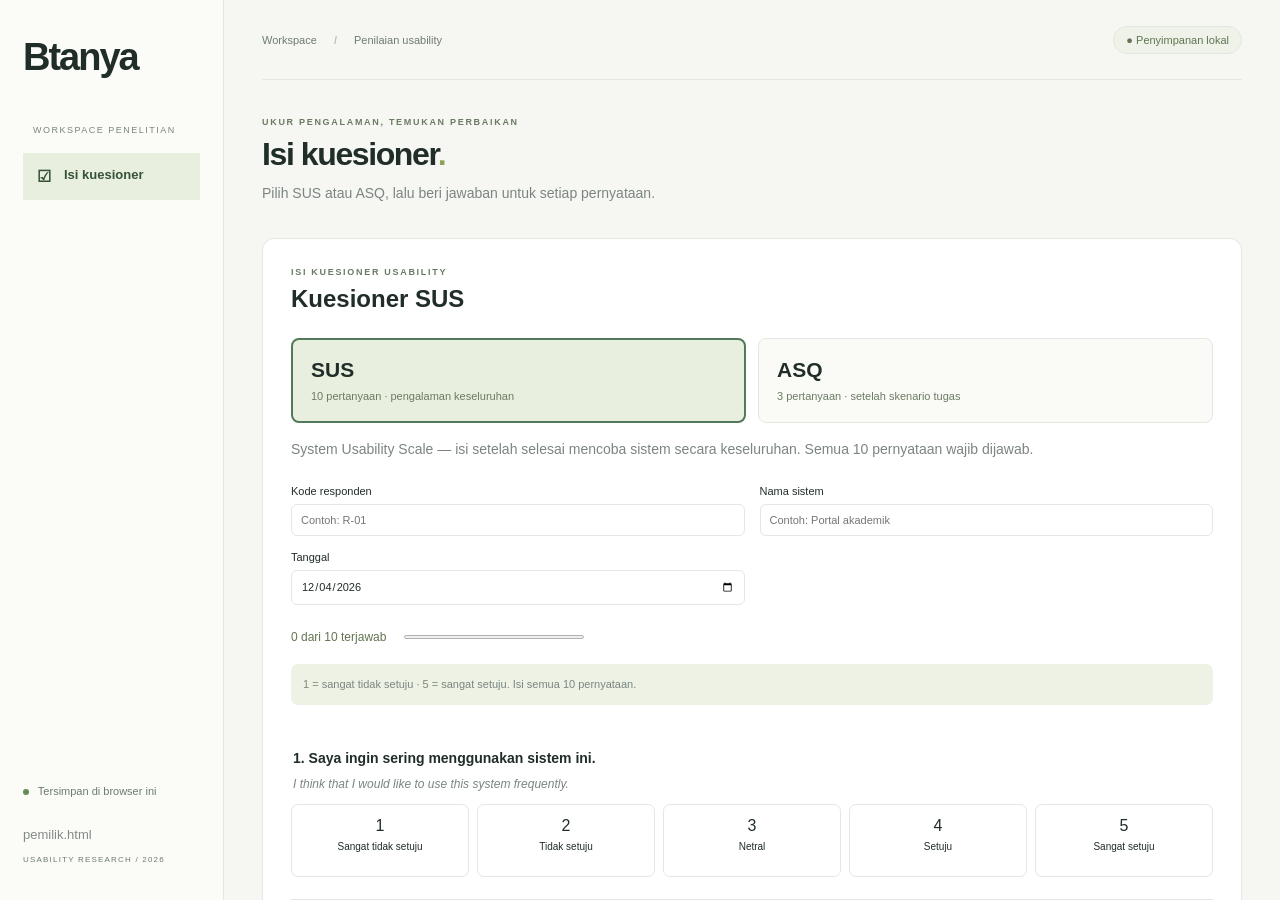
<file: index.html>
<!doctype html><html lang="id"><head><meta charset="utf-8"><meta name="viewport" content="width=device-width,initial-scale=1"><meta http-equiv="refresh" content="0;url=Kuisioner/index.html"><title>Btanya</title></head><body><p><a href="Kuisioner/index.html">Buka kuesioner Btanya</a></p></body></html>
</file>
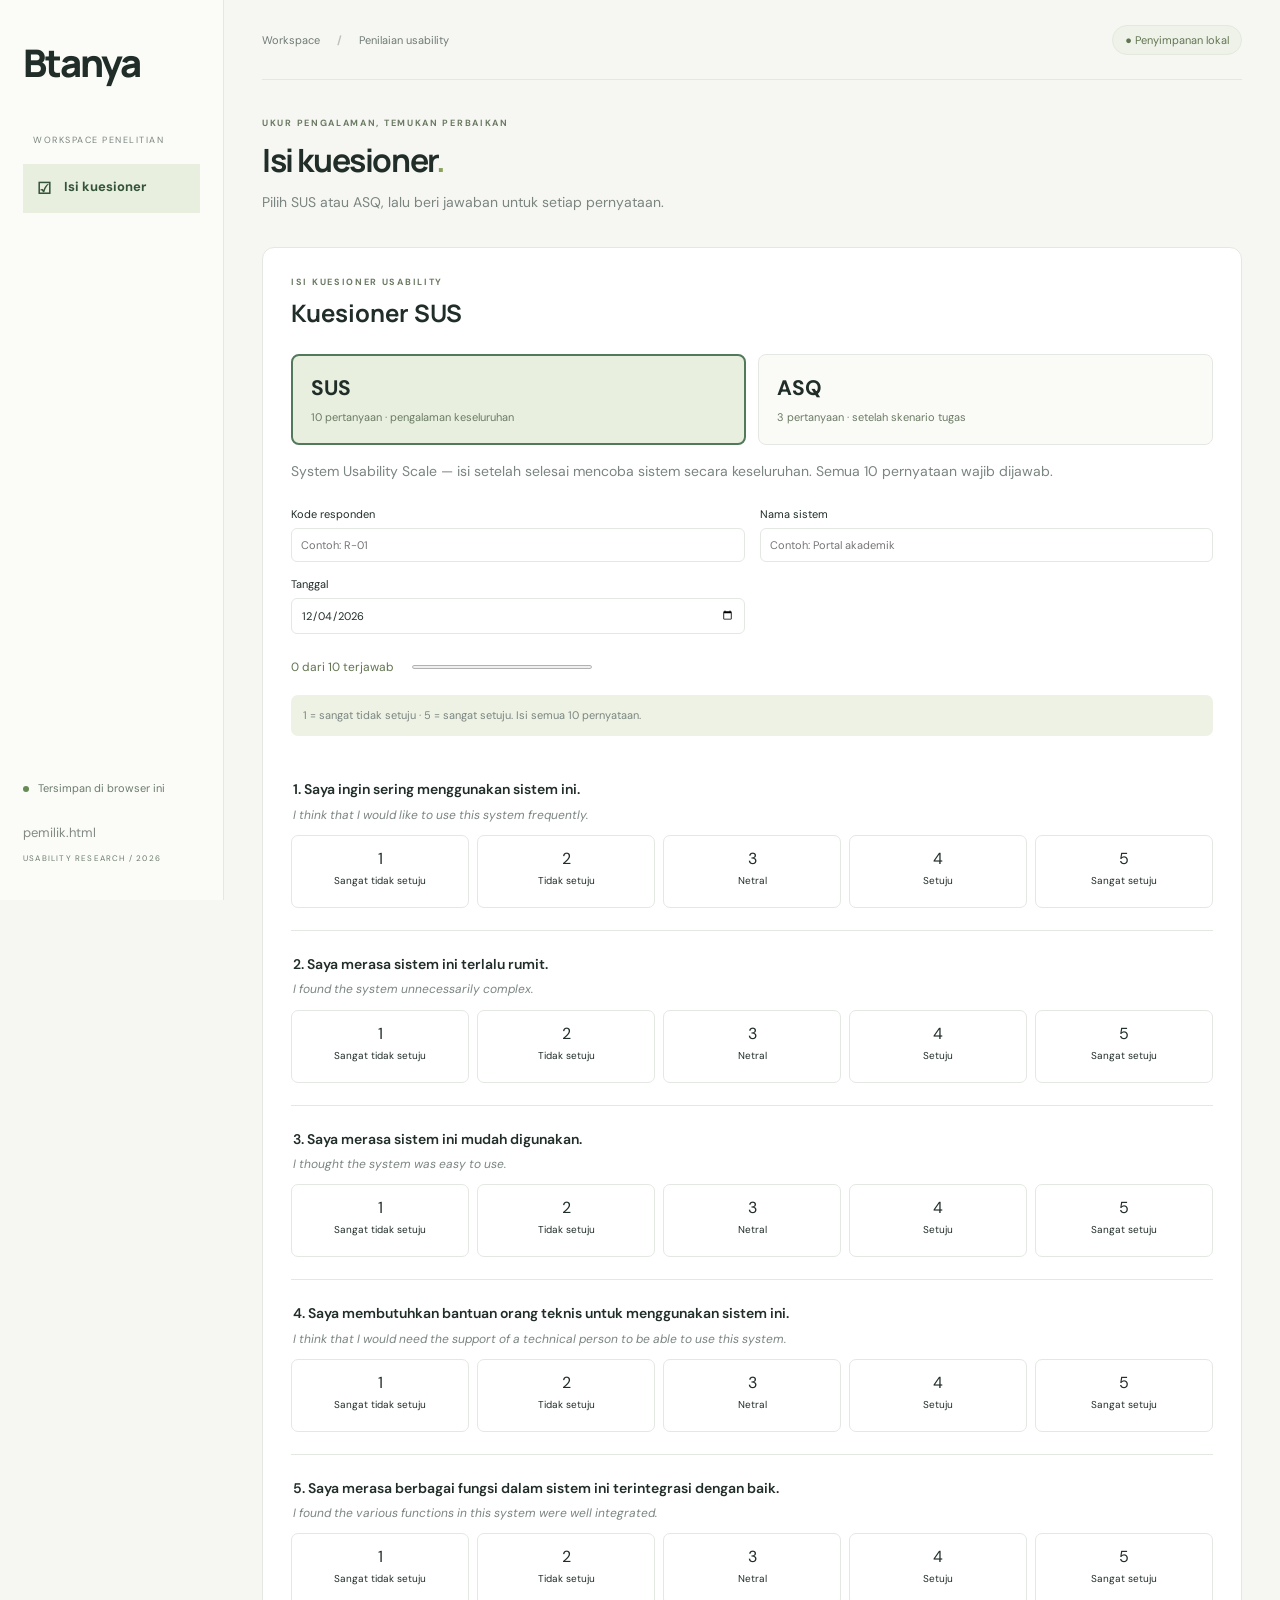
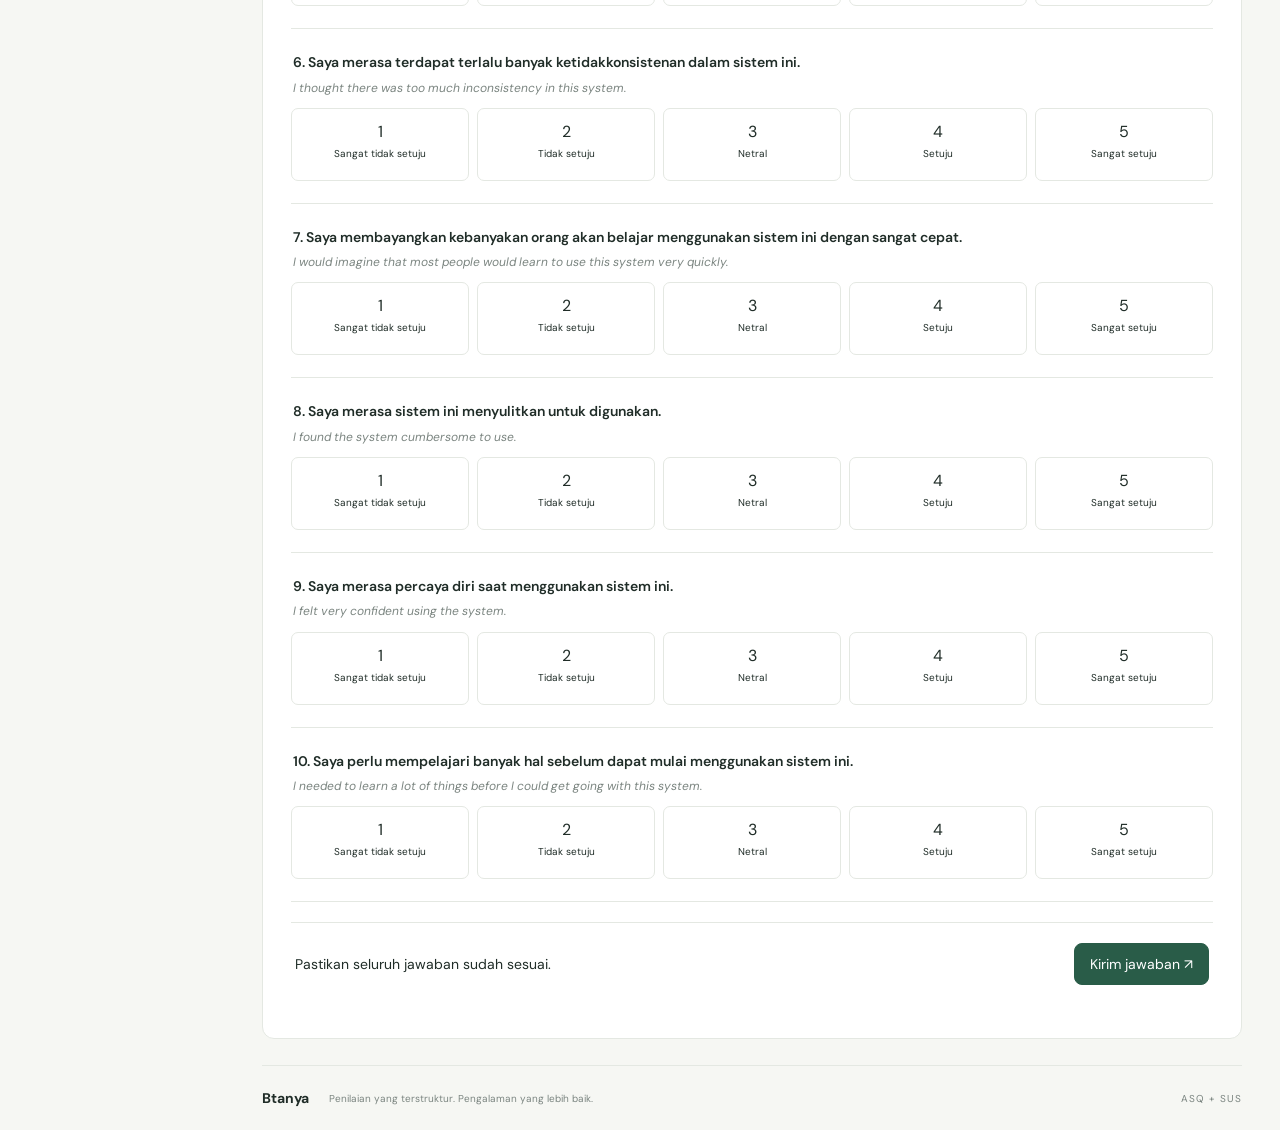
<file: Kuisioner/index.html>
<!doctype html><html lang="id"><head><meta charset="utf-8"><meta name="viewport" content="width=device-width,initial-scale=1"><title>Btanya — Kuesioner SUS & ASQ</title><meta name="description" content="Dashboard penilaian usability dengan SUS dan ASQ. Hitung, bandingkan, dan ekspor hasil pengujian."><link rel="stylesheet" href="style.css"></head><body data-page="respondent">
<aside><a class="brand" href="#">Btanya</a><div class="workspace">WORKSPACE PENELITIAN</div><nav><a class="nav active" href="index.html">☑ <span>Isi kuesioner</span></a></nav><div class="aside-bottom"><span class="status-dot"></span> Tersimpan di browser ini<p><a class="location-hint" href="pemilik.html" aria-label="Buka halaman pemilik">pemilik.html</a></p><small>USABILITY RESEARCH / 2026</small></div></aside>
<main><header><span>Workspace <b>/</b> Penilaian usability</span><span class="local-badge">● Penyimpanan lokal</span></header><section class="page-heading"><div><div class="eyebrow">UKUR PENGALAMAN, TEMUKAN PERBAIKAN</div><h1 id="pageTitle">Isi kuesioner<span>.</span></h1><p id="pageSubtitle">Pilih SUS atau ASQ, lalu beri jawaban untuk setiap pernyataan.</p></div></section>
<section id="questionnaire" class="panel questionnaire"><form id="entryForm"><div class="modal-head"><div><div class="eyebrow">ISI KUESIONER USABILITY</div><h2 id="formTitle">Kuesioner SUS</h2></div><button type="button" id="close">Batalkan edit</button></div><div class="method-tabs" role="group" aria-label="Pilih kuesioner"><button type="button" data-method="SUS" class="selected"><b>SUS</b><span>10 pertanyaan · pengalaman keseluruhan</span></button><button type="button" data-method="ASQ"><b>ASQ</b><span>3 pertanyaan · setelah skenario tugas</span></button></div><p id="methodDescription"></p><div class="form-meta"><label hidden>Metode<select id="method"><option>SUS</option><option>ASQ</option></select></label><label>Kode responden<input id="respondent" required maxlength="60" placeholder="Contoh: R-01"></label><label>Nama sistem<input id="system" required maxlength="100" placeholder="Contoh: Portal akademik"></label><label>Tanggal<input id="date" type="date" required></label><label id="scenarioWrap" hidden>Skenario<input id="scenario" maxlength="120" placeholder="Contoh: Mengisi KRS"></label><label id="directionWrap" hidden>Arah skala<select id="direction"><option value="low">1 = sangat setuju; 7 = sangat tidak setuju</option><option value="high">1 = sangat tidak setuju; 7 = sangat setuju</option></select></label></div><div class="answer-progress"><span id="progressText">0 dari 10 terjawab</span><progress id="progress" value="0" max="10"></progress></div><p id="scaleHint" class="scale-hint"></p><div id="questions"></div><div class="form-bottom"><div>Pastikan seluruh jawaban sudah sesuai.</div><button type="submit" class="primary">Kirim jawaban ↗</button></div><p id="formError" role="alert"></p></form></section>
<section id="thanks" class="panel guide" hidden tabindex="-1"><h2>Terima kasih, jawaban sudah disimpan.</h2><p>Jawaban tersimpan pada browser ini.</p><button id="again" class="primary">Isi kuesioner lagi</button></section><footer>Btanya <span>Penilaian yang terstruktur. Pengalaman yang lebih baik.</span><span>ASQ + SUS</span></footer></main>
<div id="toast" role="status"></div><script src="scoring.js"></script><script src="app.js"></script></body></html>
</file>
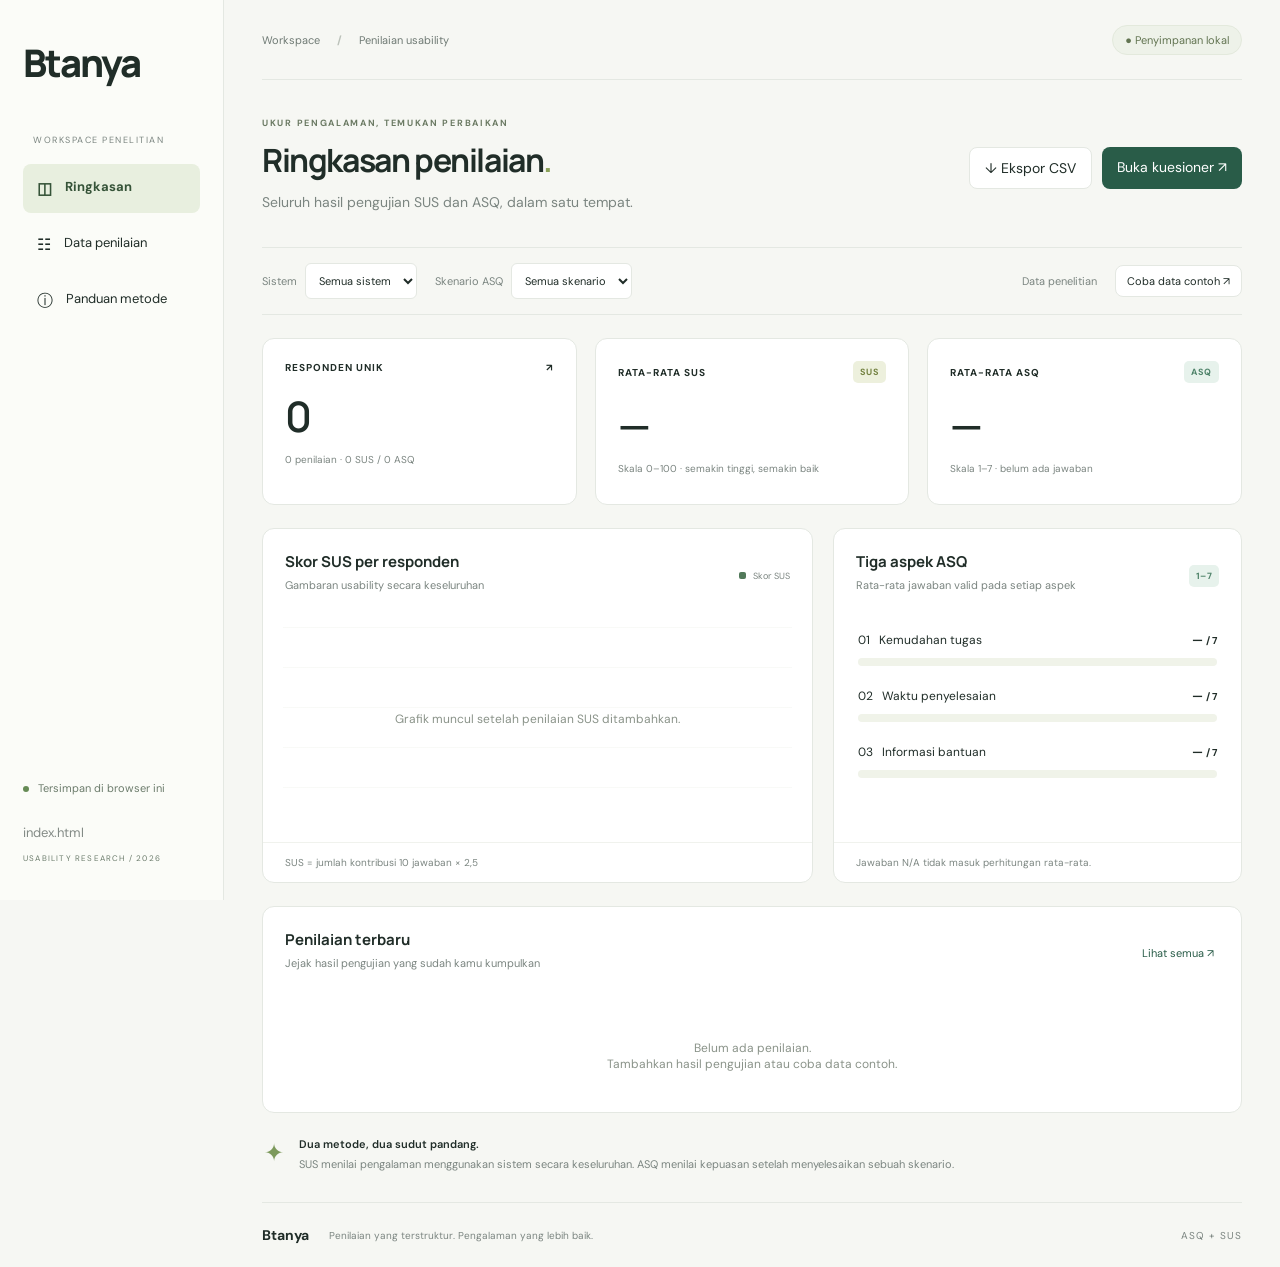
<file: Kuisioner/pemilik.html>
<!doctype html><html lang="id"><head><meta charset="utf-8"><meta name="viewport" content="width=device-width,initial-scale=1"><title>Btanya — Ringkasan & Data Penelitian</title><meta name="description" content="Dashboard penilaian usability dengan SUS dan ASQ. Hitung, bandingkan, dan ekspor hasil pengujian."><link rel="stylesheet" href="style.css"></head><body data-page="owner">
<aside><a class="brand" href="#">Btanya</a><div class="workspace">WORKSPACE PENELITIAN</div><nav><button class="nav" data-view="overview">◫ <span>Ringkasan</span></button><button class="nav" data-view="responses">☷ <span>Data penilaian</span></button><button class="nav" data-view="guide">ⓘ <span>Panduan metode</span></button></nav><div class="aside-bottom"><span class="status-dot"></span> Tersimpan di browser ini<p><a class="location-hint" href="index.html">index.html</a></p><small>USABILITY RESEARCH / 2026</small></div></aside>
<main><header><span>Workspace <b>/</b> Penilaian usability</span><span class="local-badge">● Penyimpanan lokal</span></header><section class="page-heading"><div><div class="eyebrow">UKUR PENGALAMAN, TEMUKAN PERBAIKAN</div><h1 id="pageTitle">Ringkasan penilaian<span>.</span></h1><p id="pageSubtitle">Ringkasan dan data penelitian dari jawaban yang tersimpan.</p></div><div class="actions"><button id="export">↓ Ekspor CSV</button><a class="primary button-link" href="index.html">Buka kuesioner ↗</a></div></section>
<div class="toolbar"><label>Sistem <select id="systemFilter"><option value="">Semua sistem</option></select></label><label>Skenario ASQ <select id="scenarioFilter"><option value="">Semua skenario</option></select></label><span id="dataLabel">Data penelitian</span><button id="demo">Coba data contoh ↗</button></div>
<section id="questionnaire" class="panel questionnaire" hidden><form id="entryForm"><div class="modal-head"><div><div class="eyebrow">ISI KUESIONER USABILITY</div><h2 id="formTitle">Kuesioner SUS</h2></div><button type="button" id="close">Batalkan edit</button></div><div class="method-tabs" role="group" aria-label="Pilih kuesioner"><button type="button" data-method="SUS" class="selected"><b>SUS</b><span>10 pertanyaan · pengalaman keseluruhan</span></button><button type="button" data-method="ASQ"><b>ASQ</b><span>3 pertanyaan · setelah skenario tugas</span></button></div><p id="methodDescription"></p><div class="form-meta"><label hidden>Metode<select id="method"><option>SUS</option><option>ASQ</option></select></label><label>Kode responden<input id="respondent" required maxlength="60" placeholder="Contoh: R-01"></label><label>Nama sistem<input id="system" required maxlength="100" placeholder="Contoh: Portal akademik"></label><label>Tanggal<input id="date" type="date" required></label><label id="scenarioWrap" hidden>Skenario<input id="scenario" maxlength="120" placeholder="Contoh: Mengisi KRS"></label><label id="directionWrap" hidden>Arah skala<select id="direction"><option value="low">1 = sangat setuju; 7 = sangat tidak setuju</option><option value="high">1 = sangat tidak setuju; 7 = sangat setuju</option></select></label></div><div class="answer-progress"><span id="progressText">0 dari 10 terjawab</span><progress id="progress" value="0" max="10"></progress></div><p id="scaleHint" class="scale-hint"></p><div id="questions"></div><div class="form-bottom"><div>Pratinjau skor <strong id="preview">—</strong></div><button type="submit" class="primary">Simpan perubahan ↗</button></div><p id="formError" role="alert"></p></form></section>
<section id="overview"><div class="stats"><article class="stat"><div>RESPONDEN UNIK <span>↗</span></div><strong id="respondents">0</strong><p id="recordCount">0 penilaian tersimpan</p></article><article class="stat"><div>RATA-RATA SUS <span class="tag">SUS</span></div><strong id="susMean">—</strong><p>Skala 0–100 · semakin tinggi, semakin baik</p></article><article class="stat"><div>RATA-RATA ASQ <span class="tag mint">ASQ</span></div><strong id="asqMean">—</strong><p id="asqDirection">Skala 1–7 · lihat arah skala per penilaian</p></article></div>
<div class="charts"><article class="panel"><div class="panel-heading"><div><h2>Skor SUS per responden</h2><p>Gambaran usability secara keseluruhan</p></div><span class="legend"><i></i> Skor SUS</span></div><div id="susChart" class="chart"></div><div class="chart-foot">SUS = jumlah kontribusi 10 jawaban × 2,5</div></article><article class="panel"><div class="panel-heading"><div><h2>Tiga aspek ASQ</h2><p>Rata-rata jawaban valid pada setiap aspek</p></div><span class="tag mint">1–7</span></div><div id="asqChart"></div><div class="chart-foot">Jawaban N/A tidak masuk perhitungan rata-rata.</div></article></div>
<article class="panel table-panel"><div class="panel-heading"><div><h2>Penilaian terbaru</h2><p>Jejak hasil pengujian yang sudah kamu kumpulkan</p></div><button id="seeAll" class="text-button">Lihat semua ↗</button></div><div id="recentTable"></div></article><div class="note"><span>✦</span><div><b>Dua metode, dua sudut pandang.</b><p>SUS menilai pengalaman menggunakan sistem secara keseluruhan. ASQ menilai kepuasan setelah menyelesaikan sebuah skenario.</p></div></div></section>
<section id="responses" hidden><article class="panel"><div class="panel-heading"><h2>Semua penilaian</h2><input id="search" type="search" placeholder="Cari kode responden…" aria-label="Cari responden"></div><div id="allTable"></div></article></section>
<section id="guide" hidden><div class="charts"><article class="panel guide"><span class="tag">SUS</span><h2>System Usability Scale</h2><p>Sepuluh pernyataan, dijawab pada skala 1 (sangat tidak setuju) sampai 5 (sangat setuju).</p><ol><li>Nomor ganjil: jawaban dikurangi 1.</li><li>Nomor genap: 5 dikurangi jawaban.</li><li>Jumlahkan kontribusi, kalikan 2,5.</li></ol><p>Semua 10 jawaban wajib diisi. Skor akhir berada pada rentang 0–100 dan bukan persentase. Ringkasan menggunakan rata-rata skor responden.</p></article><article class="panel guide"><span class="tag mint">ASQ</span><h2>After-Scenario Questionnaire</h2><p>Tiga aspek: kemudahan tugas, waktu penyelesaian, dan informasi bantuan. Skor adalah rata-rata jawaban valid pada skala 1–7.</p><p>Pilih arti skala saat mengisi: 1 = sangat setuju atau 7 = sangat setuju. Arah skala ditampilkan bersama hasil. Skor dari arah skala berbeda tidak digabungkan.</p><p>Jawaban N/A dikecualikan. Jika semua jawaban N/A, skor tidak tersedia. Ringkasan ASQ adalah rata-rata skor penilaian yang valid, bukan gabungan dengan SUS.</p></article></div><article class="panel guide"><h2>Tentang data</h2><p>Data tersimpan hanya di browser dan perangkat ini, tidak disinkronkan antarperangkat. Ekspor CSV untuk menyimpan salinan. Data contoh hanya ditampilkan dalam mode demo dan tidak masuk ke data penelitian.</p></article></section>
<footer>Btanya <span>Penilaian yang terstruktur. Pengalaman yang lebih baik.</span><span>ASQ + SUS</span></footer></main>
<div id="toast" role="status"></div><script src="scoring.js"></script><script src="app.js"></script></body></html>
</file>
<file: Kuisioner/style.css>
@import url('https://fonts.googleapis.com/css2?family=DM+Sans:wght@400;500;600;700&family=Manrope:wght@400;500;600;700;800&display=swap');
:root{--ink:#202d28;--muted:#7b8580;--green:#295c48;--line:#e4e8e2;--paper:#f6f7f3}*{box-sizing:border-box}body{margin:0;background:var(--paper);color:var(--ink);font:14px 'DM Sans',Arial,sans-serif}button,input,select{font:inherit}button,a,select{cursor:pointer}button{background:white;border:1px solid var(--line);border-radius:8px;padding:11px 15px;color:var(--ink)}button:hover{background:#edf1e9}button:focus-visible,a:focus-visible,input:focus-visible,select:focus-visible{outline:3px solid #b1c861;outline-offset:3px}.primary{background:var(--green);color:white;border-color:var(--green)}.primary:hover{background:#1b4534}aside{position:fixed;inset:0 auto 0 0;width:224px;padding:36px 23px;border-right:1px solid var(--line);background:#fbfcf8;display:flex;flex-direction:column}.brand{font:800 44px Manrope,sans-serif;letter-spacing:-4px;text-decoration:none;color:var(--ink)}.brand-dot{color:#839f49}.workspace{font-size:9px;letter-spacing:1.5px;color:var(--muted);margin:46px 10px 18px}.nav{border:0;background:none;display:flex;gap:13px;width:100%;margin-bottom:7px;text-align:left;padding:14px;font-size:16px}.nav span{font-size:13px}.nav.active{background:#e8efdf;color:#355338;font-weight:700}.aside-bottom{margin-top:auto;font-size:11px;color:#6c7c6c}.aside-bottom p{font-size:14px;line-height:1.7;margin-top:26px}.aside-bottom small{font-size:8px;letter-spacing:1.2px}.status-dot{display:inline-block;width:6px;height:6px;background:#668b55;border-radius:100%;margin-right:6px}main{margin-left:224px;padding:0 38px;max-width:1800px}header{height:80px;display:flex;align-items:center;justify-content:space-between;border-bottom:1px solid var(--line);font-size:11px;color:#6f7a74}header b{padding:0 14px;color:#bbc1b9}.local-badge{background:#eef2e9;border:1px solid #e3e9dc;border-radius:20px;padding:7px 12px;color:#627451}.page-heading{display:flex;align-items:center;justify-content:space-between;gap:20px;padding:37px 0 29px}.eyebrow{font-size:9px;font-weight:700;letter-spacing:1.7px;color:#6b7a63}h1{font:700 32px Manrope,sans-serif;letter-spacing:-1.4px;margin:9px 0}h1 span{color:#8ba25a}p{color:var(--muted);line-height:1.6;margin:5px 0}h2{font:700 15px Manrope,sans-serif;margin:0 0 5px}.actions{display:flex;gap:10px;white-space:nowrap}.toolbar{display:flex;align-items:center;gap:18px;border-block:1px solid var(--line);padding:15px 0;margin-bottom:23px;font-size:11px}.toolbar label{display:flex;align-items:center;gap:8px;color:var(--muted)}select,input{border:1px solid var(--line);border-radius:6px;padding:9px;background:white;color:var(--ink);max-width:100%}.toolbar select{max-width:190px}.toolbar>span{margin-left:auto;color:var(--muted)}.toolbar button{font-size:11px;padding:8px 11px}.stats{display:grid;grid-template-columns:repeat(3,1fr);gap:18px;margin-bottom:23px}.stat{background:white;border:1px solid var(--line);padding:22px;border-radius:12px}.stat>div{font-size:10px;font-weight:700;letter-spacing:1px;display:flex;align-items:center;justify-content:space-between}.stat strong{display:block;font:600 42px Manrope,sans-serif;letter-spacing:-2px;margin:13px 0 7px}.stat p{font-size:10px}.tag{font-size:9px;font-weight:700;background:#edf0dd;border-radius:5px;color:#738140;padding:5px 7px;letter-spacing:.5px}.mint{background:#e7f2ec;color:#4e8269}.charts{display:grid;grid-template-columns:1.35fr 1fr;gap:20px;margin-bottom:23px}.panel{border:1px solid var(--line);border-radius:12px;background:white;overflow:hidden}.panel-heading{padding:22px;display:flex;justify-content:space-between;align-items:center;gap:14px}.panel-heading p{font-size:11px}.legend{font-size:9px;white-space:nowrap;color:var(--muted)}.legend i{background:#52795a;width:7px;height:7px;display:inline-block;border-radius:2px;margin-right:5px}.chart{height:205px;padding:5px 22px 15px;display:flex;align-items:flex-end;gap:12px;overflow:auto;background:repeating-linear-gradient(to top,transparent 0,transparent 39px,#f2f4ef 40px);margin:0 20px}.bar-col{height:100%;flex:1;min-width:28px;max-width:70px;display:flex;align-items:center;justify-content:flex-end;flex-direction:column;gap:6px}.bar{width:70%;background:#5c7f60;border-radius:5px 5px 0 0;min-height:2px}.bar-col small{font-size:9px;max-width:70px;overflow:hidden;text-overflow:ellipsis;white-space:nowrap}.bar-col b{font-size:10px}.chart-foot{border-top:1px solid #f0f2ed;padding:13px 22px;font-size:10px;color:var(--muted);margin-top:15px}#asqChart{padding:10px 24px;min-height:205px}.aspect{margin-bottom:22px}.aspect>div{display:flex;justify-content:space-between;font-size:12px;margin-bottom:10px}.track{height:8px;background:#f0f3e9;border-radius:8px;overflow:hidden}.fill{height:100%;background:#afbd78;border-radius:8px}.text-button{border:0;color:var(--green);padding:5px;font-size:11px}.table-scroll{overflow:auto}table{border-collapse:collapse;width:100%;text-align:left;font-size:12px}th{font-size:9px;text-transform:uppercase;letter-spacing:.8px;color:#889187;background:#fafbf8;font-weight:500}td,th{padding:15px 22px;border-bottom:1px solid #eff1eb}td small{display:block;color:var(--muted);margin-top:4px}.score{font-weight:700}.row-button{padding:5px 7px;font-size:10px;margin-right:5px}.empty{text-align:center;color:#8a9389;font-size:12px;margin:auto;padding:40px 15px}.note{display:flex;gap:15px;padding:24px 2px;font-size:11px}.note>span{color:#7c995b;font-size:24px}.note b{font-weight:600}.note p{font-size:11px}footer{border-top:1px solid var(--line);padding:23px 0;display:flex;align-items:center;gap:20px;font-weight:700;font-size:14px}footer span{font-weight:400;font-size:10px;color:var(--muted)}footer span:last-child{margin-left:auto;letter-spacing:1px}.guide{padding:28px;line-height:1.8}.guide h2{margin-top:13px}.guide p{margin-bottom:15px}dialog{border:0;border-radius:16px;padding:28px;width:min(780px,95vw);max-height:90vh;color:var(--ink)}dialog::backdrop{background:#14291f80;backdrop-filter:blur(3px)}.modal-head{display:flex;justify-content:space-between;align-items:center;margin-bottom:24px}.modal-head h2{font-size:24px;margin-top:8px}.form-meta{display:grid;grid-template-columns:1fr 1fr;gap:15px}.form-meta label{font-size:11px;display:flex;gap:7px;flex-direction:column}.form-meta label[hidden]{display:none}.scale-hint{background:#edf2e4;padding:12px;border-radius:7px;font-size:11px;margin:20px 0}.question{padding:15px 0;border-bottom:1px solid var(--line)}.question legend{font-size:12px;line-height:1.6}.question fieldset{border:0;padding:0;margin:0}.options{display:flex;gap:9px;margin-top:10px}.options label{position:relative}.options input{position:absolute;opacity:0}.options span{display:block;border:1px solid var(--line);padding:9px 15px;border-radius:7px;font-size:12px}.options input:checked+span{background:var(--green);color:white}.options input:focus-visible+span{outline:3px solid #b1c861}.form-bottom{position:sticky;bottom:-28px;background:white;display:flex;justify-content:space-between;align-items:center;padding:20px 0;border-top:1px solid var(--line);margin-top:20px}.form-bottom strong{font-size:25px;margin-left:15px}#formError{color:#ac3c2d;font-size:12px}#toast{position:fixed;bottom:25px;left:50%;transform:translateX(-50%);background:var(--ink);color:white;padding:13px 22px;border-radius:8px;display:none;z-index:20}[hidden]{display:none!important}@media(min-width:1500px){main{padding:0 60px}.chart{height:250px}#asqChart{min-height:250px}}@media(max-width:1100px){aside{width:185px;padding:25px 15px}main{margin-left:185px;padding:0 22px}.page-heading{align-items:flex-start;flex-direction:column}h1{font-size:29px}.charts{grid-template-columns:1fr}.toolbar{flex-wrap:wrap}.toolbar>span{margin-left:0}}@media(max-width:650px){aside{position:static;width:auto;padding:14px 18px;flex-direction:row;align-items:center;justify-content:space-between}.brand{font-size:30px}.workspace,.aside-bottom{display:none}nav{display:flex}.nav{width:auto;margin:0;padding:10px;gap:4px}.nav span{font-size:10px}main{margin:0;padding:0 18px}header{height:55px;font-size:9px}.local-badge{font-size:8px}.page-heading{padding:24px 0}h1{font-size:26px}.stats{grid-template-columns:1fr;gap:10px}.stat{padding:17px}.stat strong{font-size:32px;margin:8px 0}.toolbar label{width:100%;justify-content:space-between}.toolbar select{max-width:65%}.form-meta{grid-template-columns:1fr}.options{gap:5px}.options span{padding:9px 11px}dialog{padding:20px}.actions button{font-size:12px}footer span:nth-child(2){max-width:180px}.panel-heading{padding:18px}td,th{padding:13px 16px;white-space:nowrap}}

/* The questionnaire is the landing page, rather than a modal. */
.questionnaire{padding:28px;margin-bottom:26px}.method-tabs{display:grid;grid-template-columns:1fr 1fr;gap:12px;margin-bottom:15px}.method-tabs button{text-align:left;padding:18px;background:#fafbf7}.method-tabs button.selected{background:#e8efdf;border:2px solid #52795a}.method-tabs b{display:block;font-size:21px;margin-bottom:5px}.method-tabs span{font-size:11px;color:#6b7a63}#methodDescription{margin-bottom:24px;max-width:780px}.original-question{display:block;font-size:12px;font-style:italic;color:#7b8580;font-weight:400;margin-top:5px}.question{padding:22px 0}.question legend{font-size:14px;font-weight:600}.options{display:grid;grid-auto-flow:column;grid-auto-columns:1fr;gap:8px}.options label{min-width:0}.options span{height:100%;min-height:73px;text-align:center;font-size:16px;padding:12px 6px}.options small{display:block;font-size:10px;line-height:1.35;font-weight:400;margin-top:5px}.answer-progress{display:flex;align-items:center;gap:18px;font-size:12px;color:#627451;margin-top:25px}.answer-progress progress{accent-color:#52795a;width:180px;height:8px}.questionnaire .form-bottom{bottom:0;padding:20px 4px}.questionnaire .modal-head{margin-bottom:20px}.questionnaire .form-meta{grid-template-columns:repeat(2,1fr)}@media(max-width:650px){.questionnaire{padding:18px}.method-tabs{gap:8px}.method-tabs button{padding:12px}.options{grid-auto-flow:row;grid-template-columns:repeat(4,1fr)}.options span{min-height:75px}.questionnaire .form-meta{grid-template-columns:1fr}.questionnaire .form-bottom{flex-wrap:wrap;gap:12px}.questionnaire .modal-head h2{font-size:22px}nav{flex-wrap:wrap;justify-content:flex-end}.nav{padding:8px}.answer-progress{gap:10px}.answer-progress progress{width:100px}}
.brand{letter-spacing:-2px;font-size:38px}@media(max-width:650px){.brand{font-size:28px}}
.aside-bottom .location-hint{color:rgba(32,45,40,.55);font-size:13px;font-weight:400;line-height:1.6}

.nav{text-decoration:none}.button-link{display:inline-block;border-radius:8px;padding:11px 15px;text-decoration:none}.location-hint{text-decoration:none}.location-hint:hover,.location-hint:focus{color:#295c48;text-decoration:underline}#again{margin-top:18px}
</file>
